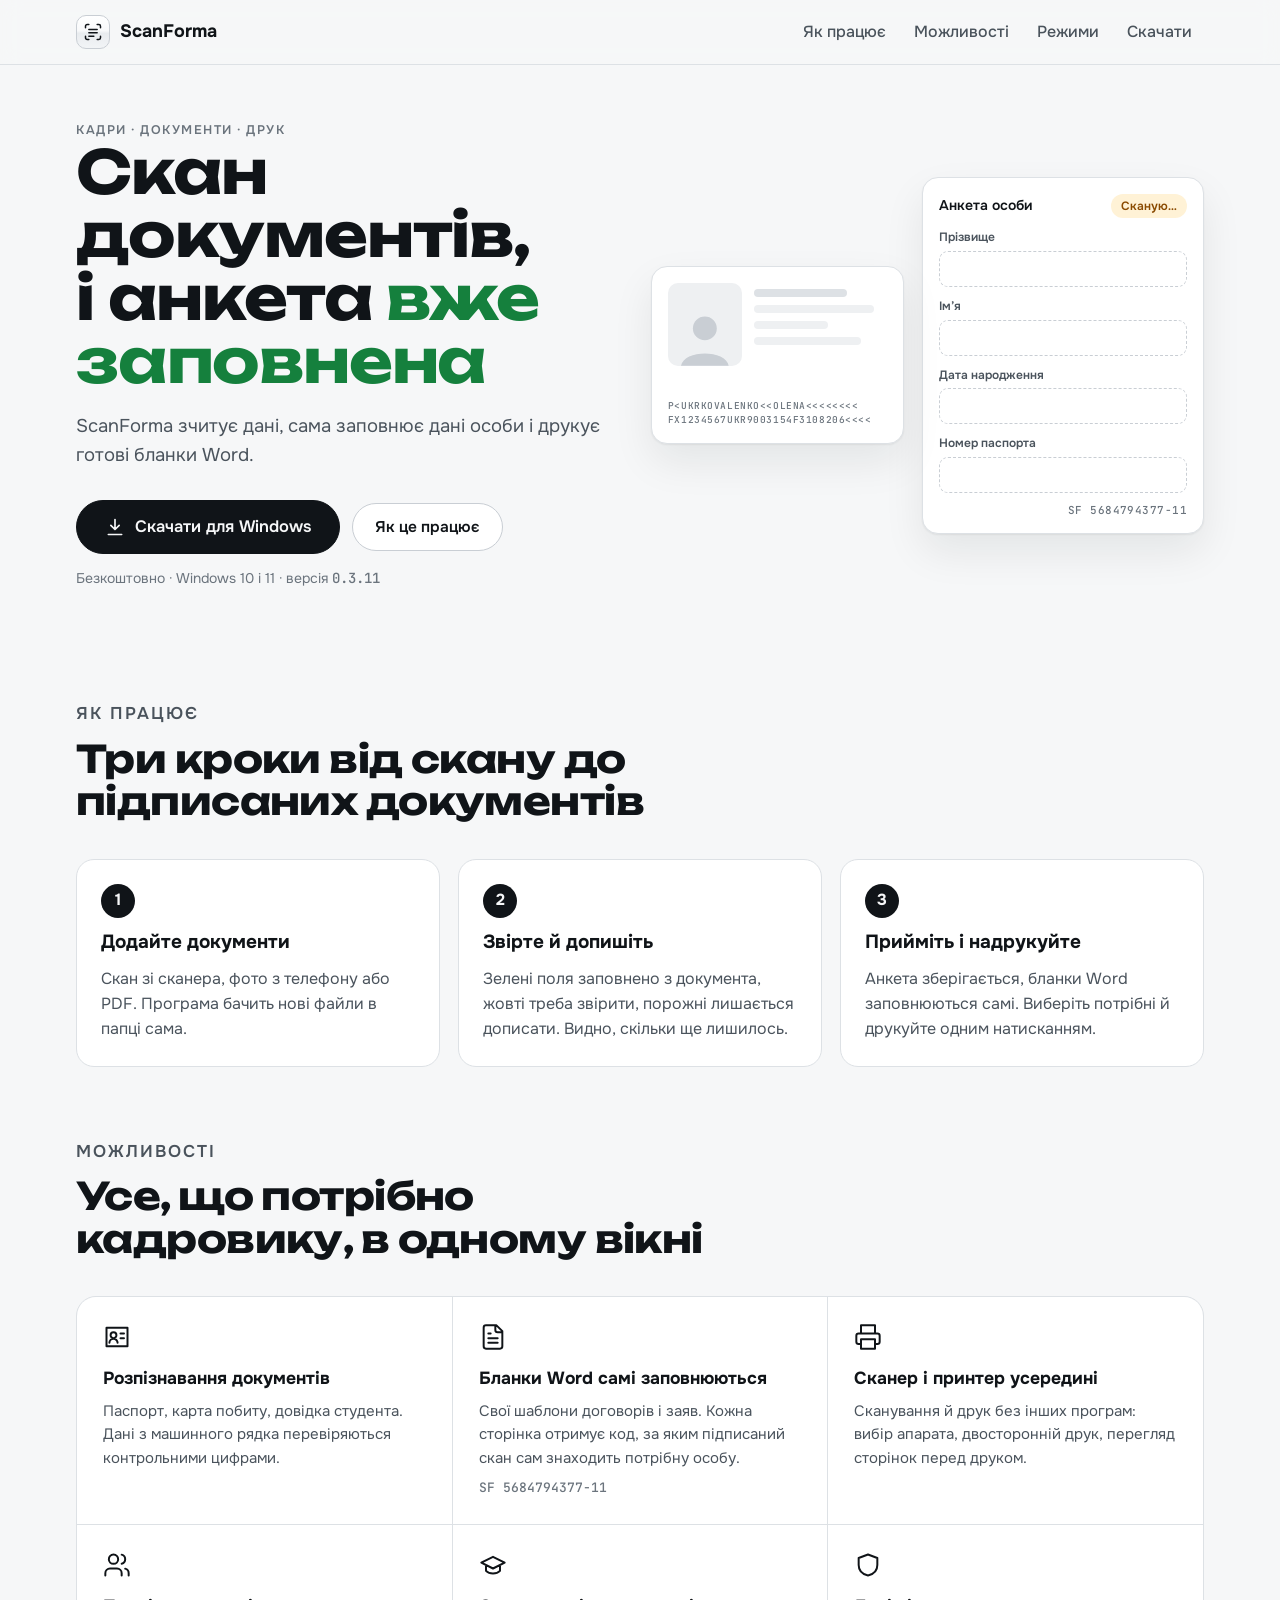
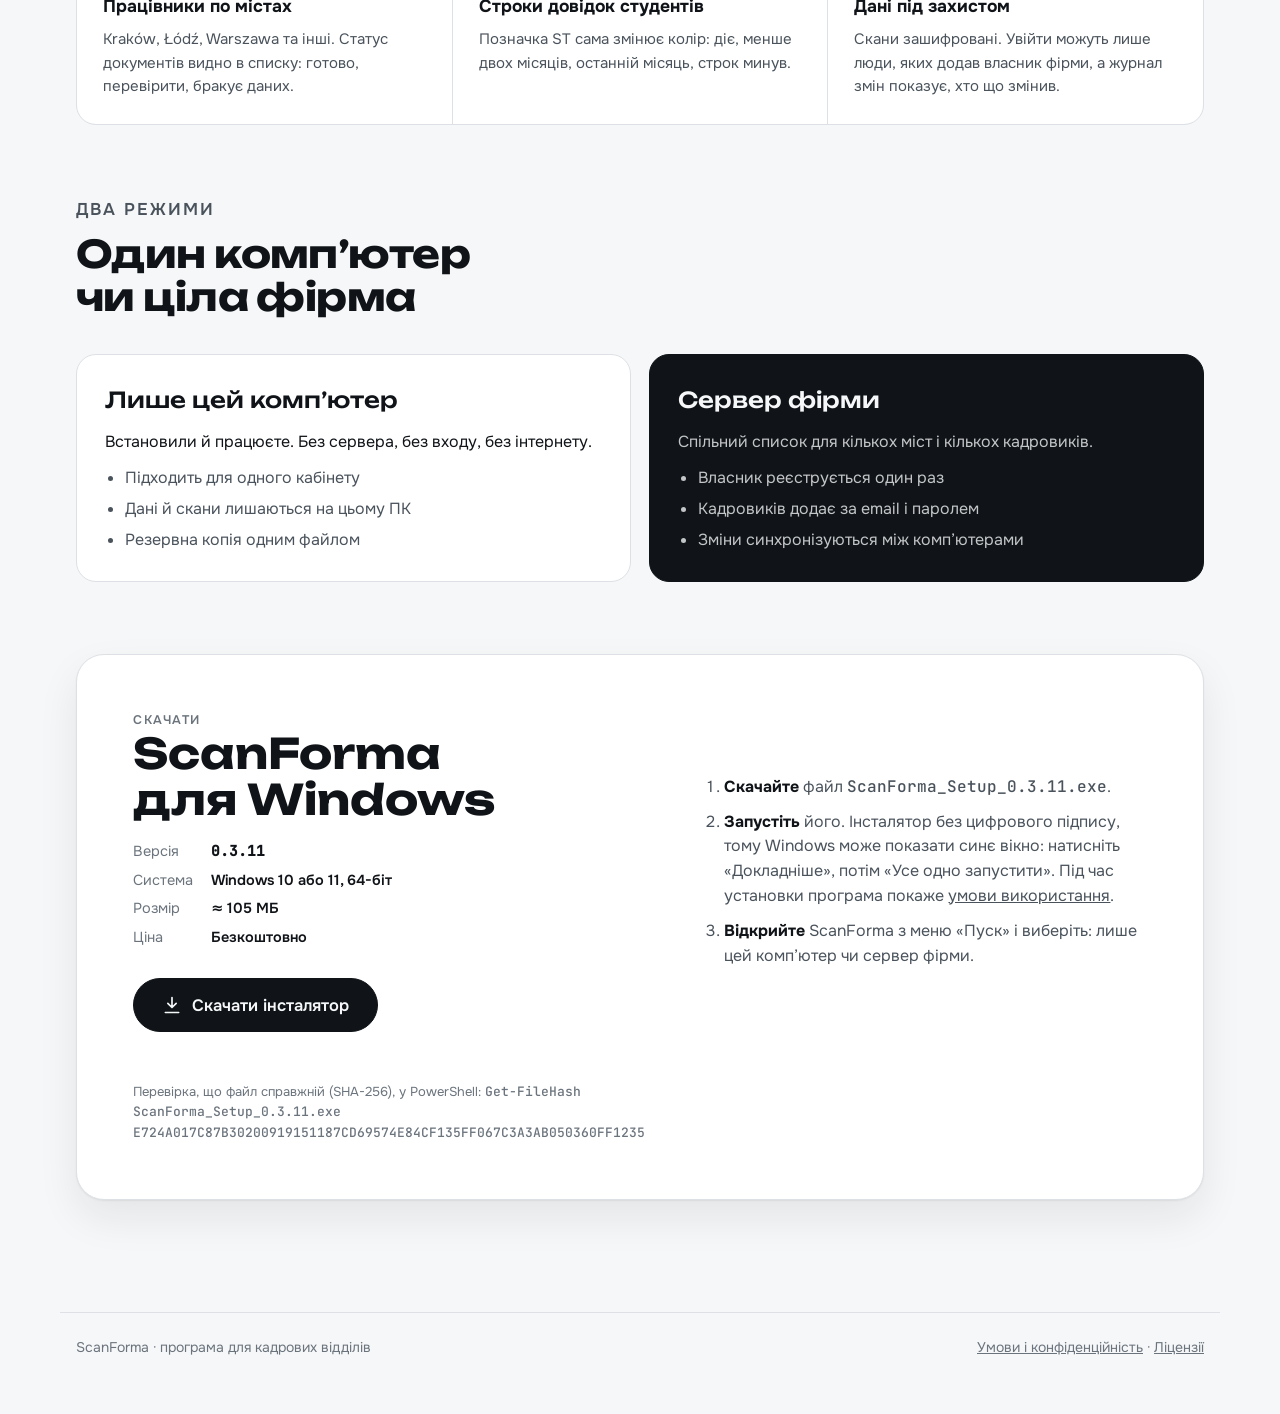
<file: index.html>
<!doctype html><html lang="uk"><meta charset="utf-8"><meta http-equiv="Content-Security-Policy" content="default-src 'self'; script-src 'self'; style-src 'self' 'unsafe-inline'; img-src 'self' data:; font-src 'self'; connect-src 'self'; object-src 'none'; base-uri 'none'; form-action 'none'"><meta name="referrer" content="strict-origin-when-cross-origin"><meta name="viewport" content="width=device-width,initial-scale=1,viewport-fit=cover"><style>body{margin:0}</style>
<title>ScanForma для Windows</title>
<meta name="claude:viewport-fit-sides" content="cover">
<link rel="stylesheet" href="fonts/fonts.css">
<style>
/* Розкладка: широкий герой з живим демо (скан → анкета), далі три кроки, можливості, два режими, завантаження. */
:root{
  --bg:#F6F7F8; --surface:#FFFFFF; --soft:#EEF0F2; --line:#DDE1E5; --line2:#C9CED4;
  --ink:#101418; --ink2:#4A535C; --ink3:#6B747D;
  --ok:#15803D; --okbg:#E3F3E8; --okline:#8FCBA3;
  --warn:#8A4A00; --warnbg:#FFF2D6; --warnline:#E9BC64;
  --beam:#22A05B;
  --glass:linear-gradient(180deg,#FFFFFF 0%,#F8F9FA 46%,#E9ECEF 54%,#F2F4F6 100%);
  --shadow:0 1px 2px rgba(16,20,24,.06),0 18px 40px rgba(16,20,24,.08);
  --f-display:"Unbounded","Segoe UI",system-ui,sans-serif;
  --f-body:"Onest","Segoe UI",system-ui,sans-serif;
  --f-mono:"JetBrains Mono",Consolas,ui-monospace,monospace;
}
@media (prefers-color-scheme: dark){:root:not([data-theme="light"]){
  --bg:#0F1215; --surface:#171B20; --soft:#1E2329; --line:#2A3038; --line2:#39414B;
  --ink:#EEF1F4; --ink2:#B3BBC4; --ink3:#8F98A2;
  --ok:#5FD08A; --okbg:#173325; --okline:#2F6E47;
  --warn:#F2C374; --warnbg:#33270F; --warnline:#7A5A1C;
  --beam:#4ADE80;
  --glass:linear-gradient(180deg,#2A3038 0%,#232930 46%,#1C2127 54%,#20262C 100%);
  --shadow:0 1px 2px rgba(0,0,0,.4),0 18px 40px rgba(0,0,0,.35);
  color-scheme:dark}}
:root[data-theme="dark"]{
  --bg:#0F1215; --surface:#171B20; --soft:#1E2329; --line:#2A3038; --line2:#39414B;
  --ink:#EEF1F4; --ink2:#B3BBC4; --ink3:#8F98A2;
  --ok:#5FD08A; --okbg:#173325; --okline:#2F6E47;
  --warn:#F2C374; --warnbg:#33270F; --warnline:#7A5A1C;
  --beam:#4ADE80;
  --glass:linear-gradient(180deg,#2A3038 0%,#232930 46%,#1C2127 54%,#20262C 100%);
  --shadow:0 1px 2px rgba(0,0,0,.4),0 18px 40px rgba(0,0,0,.35);
  color-scheme:dark}

*,*::before,*::after{box-sizing:border-box}
body{background:var(--bg);color:var(--ink);font-family:var(--f-body);font-size:16px;line-height:1.55}
.wrap{max-width:1160px;margin:0 auto;padding-left:max(16px,env(safe-area-inset-left,0px));padding-right:max(16px,env(safe-area-inset-right,0px))}
h1,h2,h3{text-wrap:balance;margin:0}
p{margin:0}
a{color:inherit}
:focus-visible{outline:2px solid var(--ink);outline-offset:3px;border-radius:8px}
.mono{font-family:var(--f-mono);font-variant-numeric:tabular-nums}
.eyebrow{font-size:12.5px;font-weight:600;letter-spacing:.12em;text-transform:uppercase;color:var(--ink3)}

/* шапка */
.bar{position:sticky;top:env(safe-area-inset-top,0px);z-index:5;background:color-mix(in srgb,var(--bg) 88%,transparent);backdrop-filter:blur(10px);border-bottom:1px solid var(--line)}
body::before{content:"";position:fixed;inset:0 0 auto;height:env(safe-area-inset-top,0px);z-index:10;background:var(--bg)}
.bar .wrap{display:flex;align-items:center;gap:16px;min-height:64px}
.logo{display:flex;align-items:center;gap:10px;font-weight:700;font-size:18px;text-decoration:none}
.mark{width:34px;height:34px;border-radius:10px;background:var(--glass);border:1px solid var(--line2);display:grid;place-items:center}
.mark svg{width:20px;height:20px}
.bar nav{display:flex;gap:4px;margin-left:auto;flex-wrap:wrap}
.bar nav a{padding:8px 12px;border-radius:999px;text-decoration:none;color:var(--ink2);font-weight:500}
.bar nav a:hover{background:var(--soft);color:var(--ink)}

/* кнопки */
.btn{display:inline-flex;align-items:center;justify-content:center;gap:10px;min-height:48px;padding:0 22px;border-radius:999px;border:1px solid var(--line2);background:var(--surface);color:var(--ink);font:600 15.5px var(--f-body);text-decoration:none;cursor:pointer;transition:transform .15s ease,box-shadow .15s ease}
.btn:hover{transform:translateY(-1px);box-shadow:var(--shadow)}
.btn.pri{background:var(--ink);color:var(--bg);border-color:var(--ink);min-height:54px;padding:0 28px;font-size:16.5px}
.btn svg{width:20px;height:20px}

/* герой */
.hero{padding-block:56px 40px}
.hero .wrap{display:grid;grid-template-columns:minmax(0,1fr) minmax(0,1.05fr);gap:48px;align-items:center}
.hero h1{font-family:var(--f-display);font-weight:700;font-size:clamp(34px,5.2vw,60px);line-height:1.05;letter-spacing:-.02em}
.hero h1 em{font-style:normal;color:var(--ok)}
.lead{margin-top:20px;font-size:18.5px;color:var(--ink2);max-width:34em}
.cta{display:flex;flex-wrap:wrap;gap:12px;margin-top:30px;align-items:center}
.meta{margin-top:14px;color:var(--ink3);font-size:14px}

/* демо: скан паспорта → анкета */
.demo{position:relative;display:grid;grid-template-columns:minmax(0,.9fr) minmax(0,1fr);gap:18px;align-items:center}
.pass{position:relative;aspect-ratio:1.42;max-width:100%;border-radius:16px;background:var(--surface);border:1px solid var(--line);box-shadow:var(--shadow);padding:16px;display:grid;grid-template-columns:34% 1fr;gap:12px;overflow:hidden}
.photo{border-radius:10px;background:var(--soft);display:grid;place-items:end center;overflow:hidden}
.photo svg{width:80%;height:auto;color:var(--line2)}
.plines{display:flex;flex-direction:column;gap:8px;padding-top:6px}
.plines i{display:block;height:8px;border-radius:4px;background:var(--soft)}
.plines i:nth-child(1){width:70%;background:var(--line)}
.plines i:nth-child(2){width:90%}.plines i:nth-child(3){width:55%}.plines i:nth-child(4){width:80%}
.mrz{grid-column:1/-1;align-self:end;font:500 9.5px/1.5 var(--f-mono);color:var(--ink3);letter-spacing:.06em;white-space:nowrap;overflow:hidden}
.corners{position:absolute;inset:-10px;pointer-events:none}
.corners b{position:absolute;width:26px;height:26px;border:3px solid var(--ink);opacity:.7}
.corners b:nth-child(1){top:0;left:0;border-right:0;border-bottom:0;border-radius:8px 0 0 0}
.corners b:nth-child(2){top:0;right:0;border-left:0;border-bottom:0;border-radius:0 8px 0 0}
.corners b:nth-child(3){bottom:0;left:0;border-right:0;border-top:0;border-radius:0 0 0 8px}
.corners b:nth-child(4){bottom:0;right:0;border-left:0;border-top:0;border-radius:0 0 8px 0}
.beam{position:absolute;left:0;right:0;top:50%;height:3px;border-radius:2px;background:var(--beam);box-shadow:0 0 18px 4px color-mix(in srgb,var(--beam) 55%,transparent);opacity:0}
.run .beam{animation:beam 1.6s ease-in-out 1}
@keyframes beam{0%{top:4%;opacity:0}10%{opacity:1}90%{opacity:1}100%{top:96%;opacity:0}}

.form{background:var(--surface);border:1px solid var(--line);border-radius:16px;box-shadow:var(--shadow);padding:16px;display:flex;flex-direction:column;gap:10px;min-width:0}
.form h3{font-size:14px;font-weight:600;display:flex;align-items:center;gap:8px}
.form h3 .tag{margin-left:auto}
.fld{display:flex;flex-direction:column;gap:4px}
.fld label{display:flex;justify-content:space-between;font-size:12px;font-weight:600;color:var(--ink2)}
.fld label span{color:var(--ok);font-weight:600;transition:opacity .3s}
.box{min-height:36px;display:flex;align-items:center;padding:0 12px;border-radius:9px;border:1px solid var(--okline);background:color-mix(in srgb,var(--okbg) 45%,var(--surface));font-weight:600;font-size:14.5px;white-space:nowrap;overflow:hidden;transition:border-color .35s,background-color .35s}
.box.wait{border:1.5px dashed var(--line2);background:var(--surface)}
.box.wait + * {}
.fld.wait label span{opacity:0}
.caret{display:inline-block;width:2px;height:1.05em;background:var(--ink);margin-left:2px;vertical-align:-2px;animation:blink 1s steps(1) infinite}
@keyframes blink{50%{opacity:0}}
.tag{display:inline-flex;align-items:center;gap:6px;padding:3px 10px;border-radius:999px;font-size:12px;font-weight:600;background:var(--okbg);color:var(--ok);white-space:nowrap}
.tag.warn{background:var(--warnbg);color:var(--warn)}
.sf{align-self:flex-end;font:500 11px var(--f-mono);color:var(--ink3);letter-spacing:.04em}

/* секції */
section.block{padding-block:72px}
.sec-head{display:flex;flex-direction:column;gap:10px;max-width:640px;margin-bottom:36px}
.sec-head h2{font-family:var(--f-display);font-weight:700;font-size:clamp(26px,3.4vw,38px);line-height:1.12;letter-spacing:-.015em}
.sec-head p{color:var(--ink2);font-size:17px}

.steps{display:grid;grid-template-columns:repeat(3,minmax(0,1fr));gap:18px;counter-reset:s}
.step{position:relative;background:var(--surface);border:1px solid var(--line);border-radius:18px;padding:24px;display:flex;flex-direction:column;gap:10px}
.step .n{width:34px;height:34px;border-radius:50%;display:grid;place-items:center;font-weight:700;background:var(--ink);color:var(--bg)}
.step h3{font-size:19px}
.step p{color:var(--ink2)}

.feats{display:grid;grid-template-columns:repeat(3,minmax(0,1fr));gap:1px;background:var(--line);border:1px solid var(--line);border-radius:20px;overflow:hidden}
.feat{background:var(--surface);padding:26px;display:flex;flex-direction:column;gap:8px;min-width:0}
.feat svg{width:28px;height:28px;color:var(--ink);margin-bottom:6px}
.feat h3{font-size:17.5px}
.feat p{color:var(--ink2);font-size:15px}
.feat .mono{font-size:13px;color:var(--ink3)}

.modes{display:grid;grid-template-columns:repeat(2,minmax(0,1fr));gap:18px}
.mode{border-radius:20px;padding:28px;border:1px solid var(--line);background:var(--surface);display:flex;flex-direction:column;gap:12px}
.mode.dark{background:var(--ink);color:var(--bg);border-color:var(--ink)}
.mode.dark p,.mode.dark li{color:color-mix(in srgb,var(--bg) 78%,var(--ink))}
.mode h3{font-size:22px;font-family:var(--f-display);font-weight:500}
.mode ul{margin:0;padding-left:20px;display:flex;flex-direction:column;gap:6px;color:var(--ink2)}

.dl{border-radius:28px;background:var(--surface);border:1px solid var(--line);box-shadow:var(--shadow);padding:clamp(24px,5vw,56px);display:grid;grid-template-columns:minmax(0,1.2fr) minmax(0,1fr);gap:36px;align-items:center}
.dl h2{font-family:var(--f-display);font-weight:700;font-size:clamp(28px,3.6vw,42px);line-height:1.1}
.dl ol{margin:0;padding-left:22px;display:flex;flex-direction:column;gap:10px;color:var(--ink2)}
.dl ol b{color:var(--ink)}
.dl .sum{margin:14px 0 0;font-size:13px;color:var(--ink3);overflow-wrap:anywhere}
.spec{display:grid;grid-template-columns:auto 1fr;gap:6px 18px;font-size:14.5px;margin-top:18px}
.spec dt{color:var(--ink3)}.spec dd{margin:0;font-weight:600}

footer{padding-block:40px 56px;color:var(--ink3);font-size:14px}
footer .wrap{display:flex;flex-wrap:wrap;gap:12px 24px;justify-content:space-between;border-top:1px solid var(--line);padding-top:24px}

@media (max-width:900px){
  .hero .wrap,.dl{grid-template-columns:1fr}
  .steps,.feats{grid-template-columns:1fr 1fr}
}
@media (max-width:620px){
  .demo{grid-template-columns:1fr}
  .steps,.feats,.modes{grid-template-columns:1fr}
  .bar nav{display:none}
  section.block{padding-block:52px}
}
@media (prefers-reduced-motion:reduce){*{animation:none!important;transition:none!important}}
</style>

<header class="bar">
  <div class="wrap">
    <a class="logo" href="#top"><span class="mark"><svg viewBox="0 0 24 24" fill="none" stroke="currentColor" stroke-width="1.8" stroke-linecap="round" stroke-linejoin="round" aria-hidden="true"><path d="M3 7V5a2 2 0 0 1 2-2h2M17 3h2a2 2 0 0 1 2 2v2M21 17v2a2 2 0 0 1-2 2h-2M7 21H5a2 2 0 0 1-2-2v-2M7 9h10M7 13h10M7 17h6"/></svg></span>ScanForma</a>
    <nav aria-label="Розділи">
      <a href="#how">Як працює</a><a href="#features">Можливості</a><a href="#modes">Режими</a><a href="#download">Скачати</a>
    </nav>
  </div>
</header>

<main id="top">
  <section class="hero">
    <div class="wrap">
      <div>
        <p class="eyebrow">Кадри · документи · друк</p>
        <h1>Скан документів, і анкета <em>вже заповнена</em></h1>
        <p class="lead">ScanForma зчитує дані, сама заповнює дані особи і друкує готові бланки Word.</p>
        <div class="cta">
          <a class="btn pri" id="dl-hero" href="#download"><svg viewBox="0 0 24 24" fill="none" stroke="currentColor" stroke-width="2" stroke-linecap="round" stroke-linejoin="round" aria-hidden="true"><path d="M12 3v12M7 10l5 5 5-5M4 21h16"/></svg>Скачати для Windows</a>
          <a class="btn" href="#how">Як це працює</a>
        </div>
        <p class="meta">Безкоштовно · Windows 10 і 11 · версія <span class="mono">0.3.11</span></p>
      </div>

      <div class="demo" id="demo" aria-label="Приклад: програма сканує документ і заповнює анкету">
        <div class="pass" aria-hidden="true">
          <div class="photo"><svg viewBox="0 0 40 40" fill="currentColor"><circle cx="20" cy="15" r="8"/><path d="M4 40c2-11 30-11 32 0z"/></svg></div>
          <div class="plines"><i></i><i></i><i></i><i></i></div>
          <div class="mrz">P&lt;UKRKOVALENKO&lt;&lt;OLENA&lt;&lt;&lt;&lt;&lt;&lt;&lt;&lt;<br>FX1234567UKR9003154F3108206&lt;&lt;&lt;&lt;</div>
          <div class="beam"></div>
          <div class="corners"><b></b><b></b><b></b><b></b></div>
        </div>
        <div class="form">
          <h3>Анкета особи <span class="tag" id="demo-tag">✓ з документів</span></h3>
          <div class="fld"><label>Прізвище <span>✓ документ</span></label><div class="box" data-v="KOVALENKO">KOVALENKO</div></div>
          <div class="fld"><label>Ім’я <span>✓ документ</span></label><div class="box" data-v="OLENA">OLENA</div></div>
          <div class="fld"><label>Дата народження <span>✓ документ</span></label><div class="box mono" data-v="15.03.1990">15.03.1990</div></div>
          <div class="fld"><label>Номер паспорта <span>✓ документ</span></label><div class="box mono" data-v="FX1234567">FX1234567</div></div>
          <span class="sf">SF 5684794377-11</span>
        </div>
      </div>
    </div>
  </section>

  <section class="block" id="how">
    <div class="wrap">
      <div class="sec-head">
        <p class="eyebrow">Як працює</p>
        <h2>Три кроки від скану до підписаних документів</h2>
      </div>
      <div class="steps">
        <div class="step"><span class="n">1</span><h3>Додайте документи</h3><p>Скан зі сканера, фото з телефону або PDF. Програма бачить нові файли в папці сама.</p></div>
        <div class="step"><span class="n">2</span><h3>Звірте й допишіть</h3><p>Зелені поля заповнено з документа, жовті треба звірити, порожні лишається дописати. Видно, скільки ще лишилось.</p></div>
        <div class="step"><span class="n">3</span><h3>Прийміть і надрукуйте</h3><p>Анкета зберігається, бланки Word заповнюються самі. Виберіть потрібні й друкуйте одним натисканням.</p></div>
      </div>
    </div>
  </section>

  <section class="block" id="features" style="padding-top:0">
    <div class="wrap">
      <div class="sec-head">
        <p class="eyebrow">Можливості</p>
        <h2>Усе, що потрібно кадровику, в одному вікні</h2>
      </div>
      <div class="feats">
        <div class="feat"><svg viewBox="0 0 24 24" fill="none" stroke="currentColor" stroke-width="1.7" stroke-linecap="round" stroke-linejoin="round" aria-hidden="true"><path d="M3 4h18v16H3zM9 8a2.5 2.5 0 1 0 0 5a2.5 2.5 0 1 0 0-5M5.5 17a3.5 3.5 0 0 1 7 0M15 9h3M15 13h3"/></svg><h3>Розпізнавання документів</h3><p>Паспорт, карта побиту, довідка студента. Дані з машинного рядка перевіряються контрольними цифрами.</p></div>
        <div class="feat"><svg viewBox="0 0 24 24" fill="none" stroke="currentColor" stroke-width="1.7" stroke-linecap="round" stroke-linejoin="round" aria-hidden="true"><path d="M15 2H6a2 2 0 0 0-2 2v16a2 2 0 0 0 2 2h12a2 2 0 0 0 2-2V7zM14 2v4a2 2 0 0 0 2 2h4M16 13H8M16 17H8M10 9H8"/></svg><h3>Бланки Word самі заповнюються</h3><p>Свої шаблони договорів і заяв. Кожна сторінка отримує код, за яким підписаний скан сам знаходить потрібну особу.</p><p class="mono">SF 5684794377-11</p></div>
        <div class="feat"><svg viewBox="0 0 24 24" fill="none" stroke="currentColor" stroke-width="1.7" stroke-linecap="round" stroke-linejoin="round" aria-hidden="true"><path d="M6 9V2h12v7M6 18H4a2 2 0 0 1-2-2v-5a2 2 0 0 1 2-2h16a2 2 0 0 1 2 2v5a2 2 0 0 1-2 2h-2M6 14h12v8H6z"/></svg><h3>Сканер і принтер усередині</h3><p>Сканування й друк без інших програм: вибір апарата, двосторонній друк, перегляд сторінок перед друком.</p></div>
        <div class="feat"><svg viewBox="0 0 24 24" fill="none" stroke="currentColor" stroke-width="1.7" stroke-linecap="round" stroke-linejoin="round" aria-hidden="true"><path d="M16 21v-2a4 4 0 0 0-4-4H6a4 4 0 0 0-4 4v2M9 3a4 4 0 1 0 0 8a4 4 0 1 0 0-8M22 21v-2a4 4 0 0 0-3-3.87M16 3.13a4 4 0 0 1 0 7.75"/></svg><h3>Працівники по містах</h3><p>Kraków, Łódź, Warszawa та інші. Статус документів видно в списку: готово, перевірити, бракує даних.</p></div>
        <div class="feat"><svg viewBox="0 0 24 24" fill="none" stroke="currentColor" stroke-width="1.7" stroke-linecap="round" stroke-linejoin="round" aria-hidden="true"><path d="M22 10 12 5 2 10l10 5 10-5zM6 12v5c3 3 9 3 12 0v-5"/></svg><h3>Строки довідок студентів</h3><p>Позначка ST сама змінює колір: діє, менше двох місяців, останній місяць, строк минув.</p></div>
        <div class="feat"><svg viewBox="0 0 24 24" fill="none" stroke="currentColor" stroke-width="1.7" stroke-linecap="round" stroke-linejoin="round" aria-hidden="true"><path d="M12 3l8 3v6c0 5-3.5 8-8 9-4.5-1-8-4-8-9V6z"/></svg><h3>Дані під захистом</h3><p>Скани зашифровані. Увійти можуть лише люди, яких додав власник фірми, а журнал змін показує, хто що змінив.</p></div>
      </div>
    </div>
  </section>

  <section class="block" id="modes" style="padding-top:0">
    <div class="wrap">
      <div class="sec-head">
        <p class="eyebrow">Два режими</p>
        <h2>Один комп’ютер чи ціла фірма</h2>
      </div>
      <div class="modes">
        <div class="mode">
          <h3>Лише цей комп’ютер</h3>
          <p>Встановили й працюєте. Без сервера, без входу, без інтернету.</p>
          <ul><li>Підходить для одного кабінету</li><li>Дані й скани лишаються на цьому ПК</li><li>Резервна копія одним файлом</li></ul>
        </div>
        <div class="mode dark">
          <h3>Сервер фірми</h3>
          <p>Спільний список для кількох міст і кількох кадровиків.</p>
          <ul><li>Власник реєструється один раз</li><li>Кадровиків додає за email і паролем</li><li>Зміни синхронізуються між комп’ютерами</li></ul>
        </div>
      </div>
    </div>
  </section>

  <section class="block" id="download" style="padding-top:0">
    <div class="wrap">
      <div class="dl">
        <div>
          <p class="eyebrow">Скачати</p>
          <h2>ScanForma для Windows</h2>
          <dl class="spec">
            <dt>Версія</dt><dd class="mono">0.3.11</dd>
            <dt>Система</dt><dd>Windows 10 або 11, 64-біт</dd>
            <dt>Розмір</dt><dd>≈ 105 МБ</dd>
            <dt>Ціна</dt><dd>Безкоштовно</dd>
          </dl>
          <div class="cta"><a class="btn pri" id="dl-main" href="#download"><svg viewBox="0 0 24 24" fill="none" stroke="currentColor" stroke-width="2" stroke-linecap="round" stroke-linejoin="round" aria-hidden="true"><path d="M12 3v12M7 10l5 5 5-5M4 21h16"/></svg>Скачати інсталятор</a></div>
        </div>
        <ol>
          <li><b>Скачайте</b> файл <span class="mono">ScanForma_Setup_0.3.11.exe</span>.</li>
          <li><b>Запустіть</b> його. Інсталятор без цифрового підпису, тому Windows може показати синє вікно: натисніть «Докладніше», потім «Усе одно запустити». Під час установки програма покаже <a href="legal.html">умови використання</a>.</li>
          <li><b>Відкрийте</b> ScanForma з меню «Пуск» і виберіть: лише цей комп’ютер чи сервер фірми.</li>
        </ol>
        <p class="sum">Перевірка, що файл справжній (SHA-256), у PowerShell: <span class="mono">Get-FileHash ScanForma_Setup_0.3.11.exe</span><br>
          <span class="mono">E724A017C87B30200919151187CD69574E84CF135FF067C3A3AB050360FF1235</span></p>
      </div>
    </div>
  </section>
</main>

<footer>
  <div class="wrap">
    <span>ScanForma · програма для кадрових відділів</span>
    <span><a href="legal.html">Умови і конфіденційність</a> · <a href="THIRD-PARTY-NOTICES.txt">Ліцензії</a></span>
  </div>
</footer>

<script src="site.js"></script>
</file>
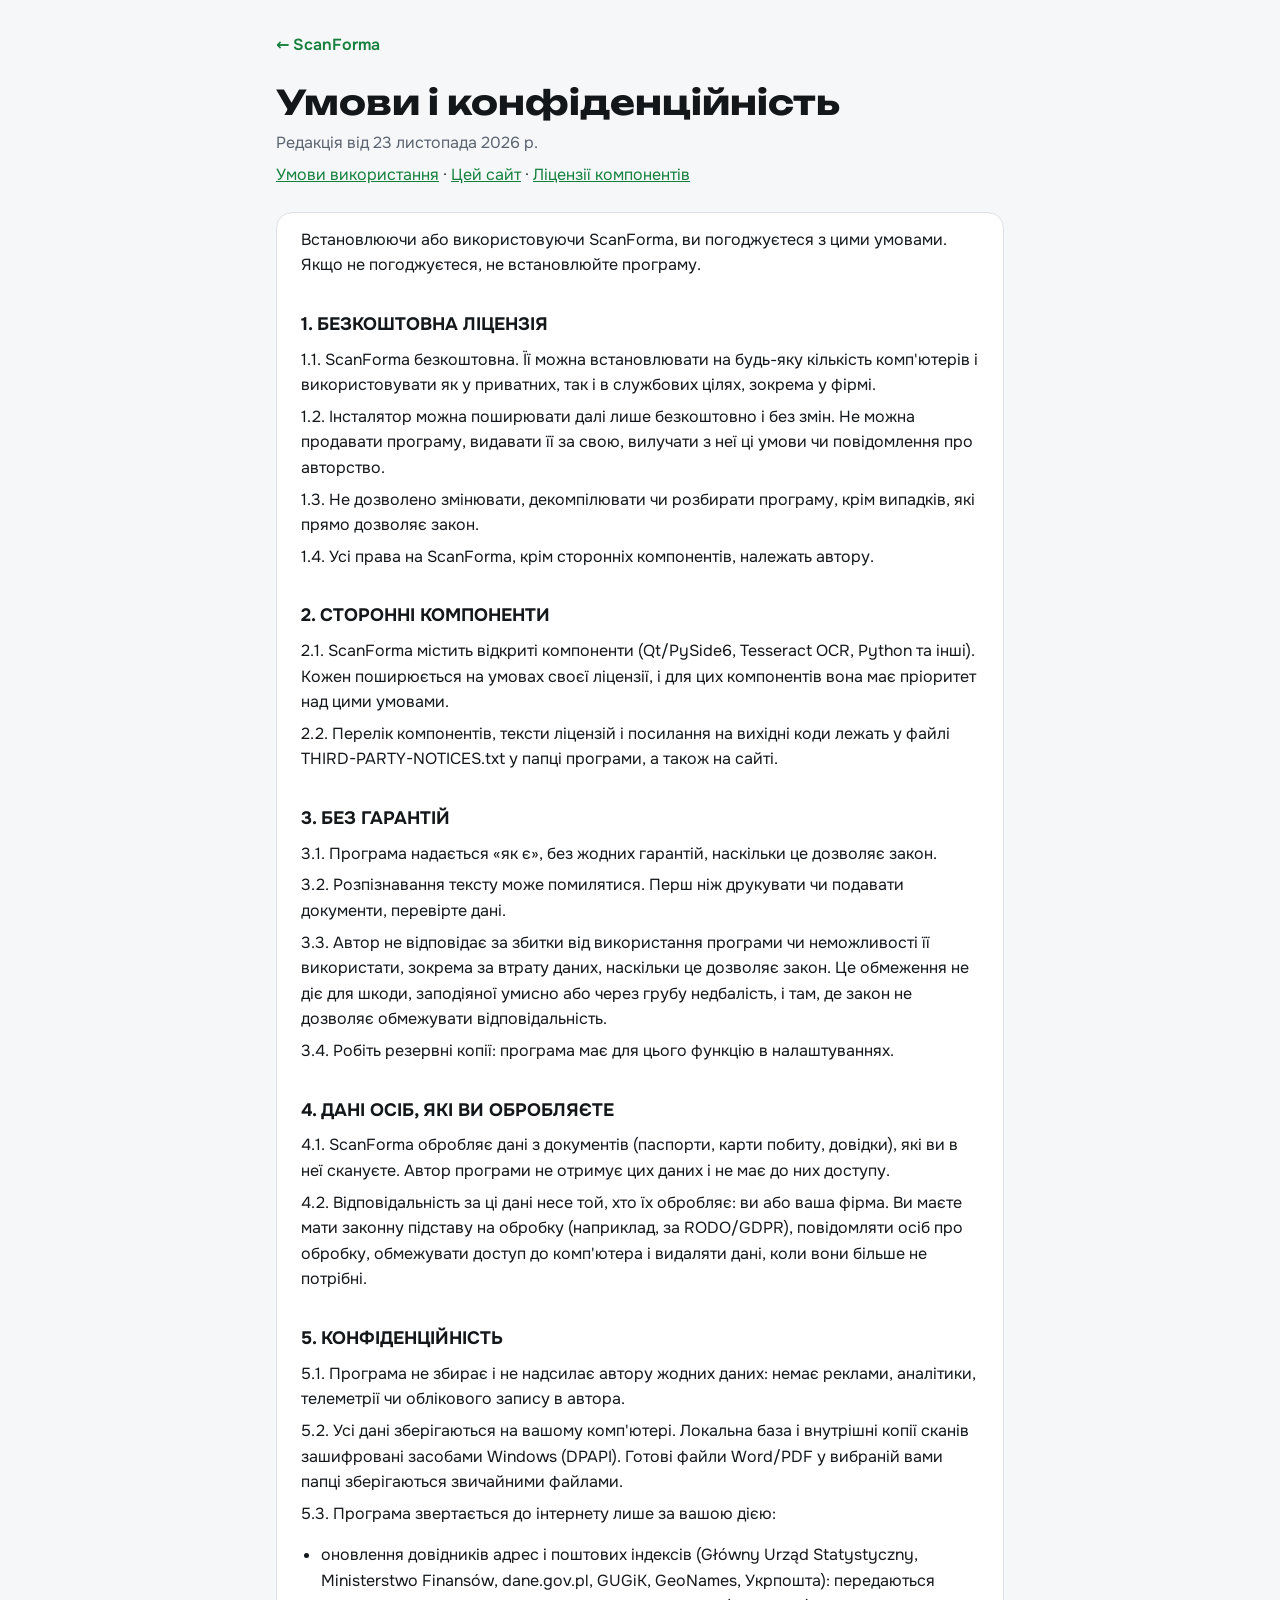
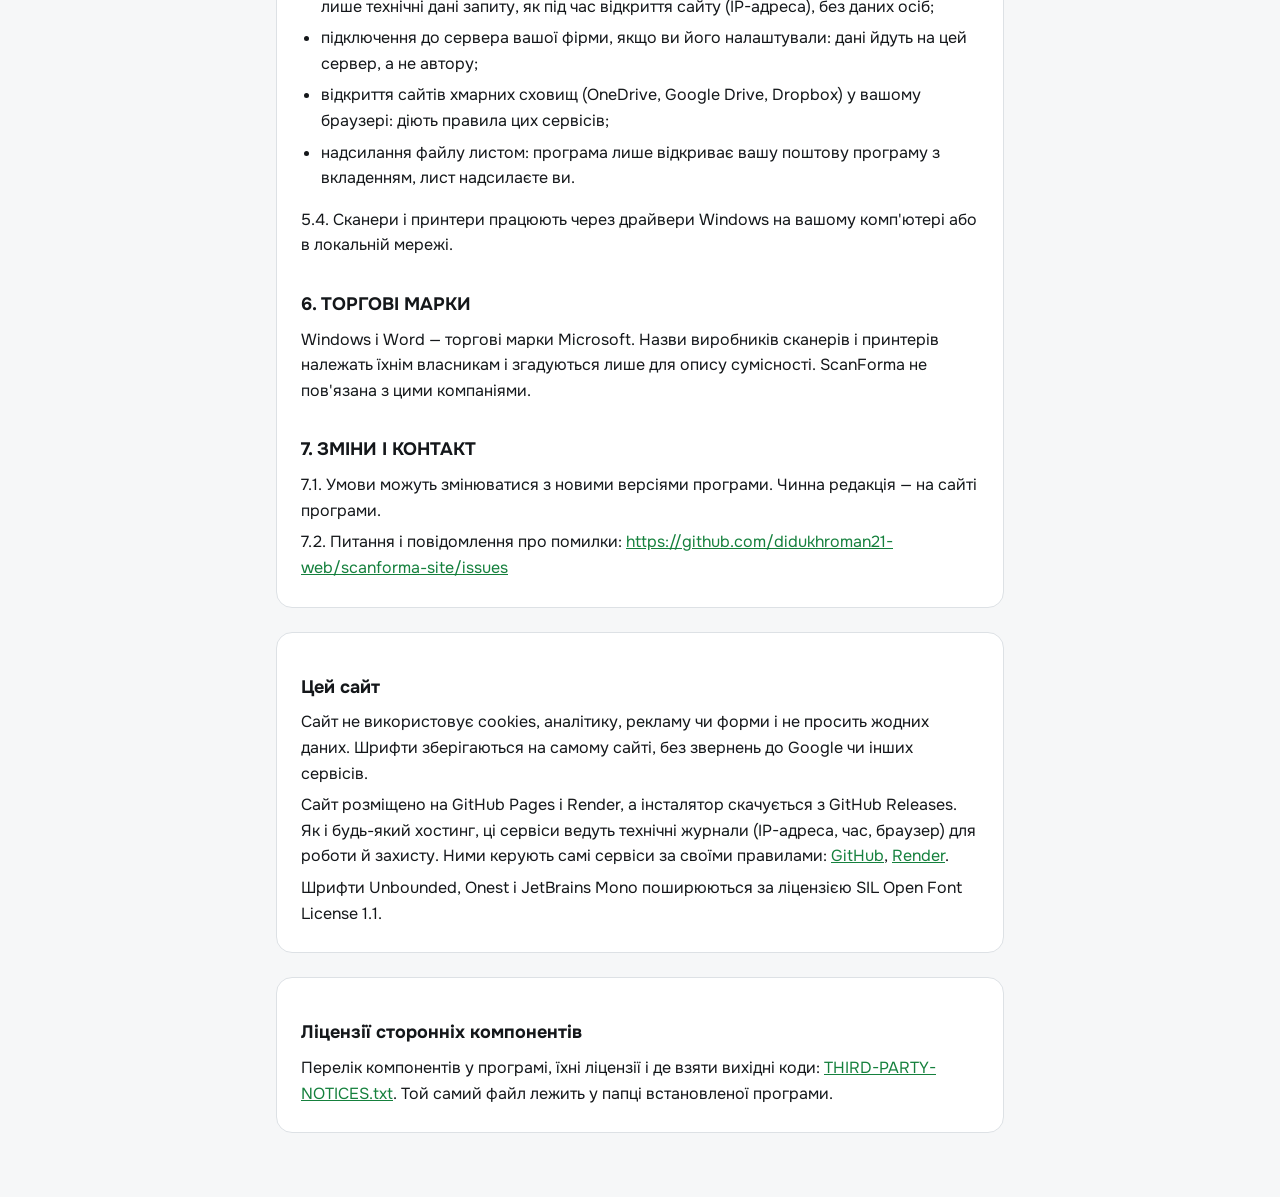
<file: legal.html>
<!doctype html>
<html lang="uk">
<meta charset="utf-8"><meta http-equiv="Content-Security-Policy" content="default-src 'self'; script-src 'self'; style-src 'self' 'unsafe-inline'; img-src 'self' data:; font-src 'self'; connect-src 'self'; object-src 'none'; base-uri 'none'; form-action 'none'"><meta name="referrer" content="strict-origin-when-cross-origin">
<meta name="viewport" content="width=device-width,initial-scale=1">
<title>Умови і конфіденційність · ScanForma</title>
<link rel="stylesheet" href="fonts/fonts.css">
<style>
:root{--bg:#F6F7F8;--surface:#FFFFFF;--ink:#14171A;--muted:#5B6470;--line:#DDE1E5;--ok:#15803D}
@media (prefers-color-scheme:dark){:root{--bg:#0F1215;--surface:#171B20;--ink:#EEF1F4;--muted:#9AA3AD;--line:#2A3038;--ok:#5FD08A}}
*{box-sizing:border-box}
body{margin:0;background:var(--bg);color:var(--ink);font:16px/1.6 Onest,system-ui,sans-serif}
.wrap{max-width:760px;margin:0 auto;padding:32px 16px 64px}
a{color:var(--ok)}
.back{display:inline-block;margin-bottom:24px;font-weight:600;text-decoration:none}
h1{font-family:Unbounded,system-ui,sans-serif;font-size:clamp(24px,5vw,34px);line-height:1.2;margin:0 0 8px}
h2{font-size:18px;margin:32px 0 8px}
.card{background:var(--surface);border:1px solid var(--line);border-radius:16px;padding:8px 24px 20px;margin-top:24px}
p,li{margin:6px 0;overflow-wrap:anywhere}
.muted{color:var(--muted)}
ul{padding-left:20px}
</style>
<div class="wrap">
  <a class="back" href="./">← ScanForma</a>
  <h1>Умови і конфіденційність</h1>
  <p class="muted" id="ed">Завантаження…</p>
  <nav><a href="#terms">Умови використання</a> · <a href="#site">Цей сайт</a> · <a href="THIRD-PARTY-NOTICES.txt">Ліцензії компонентів</a></nav>

  <div class="card" id="terms"><p class="muted">Текст умов: <a href="TERMS.txt">TERMS.txt</a></p></div>

  <div class="card" id="site">
    <h2>Цей сайт</h2>
    <p>Сайт не використовує cookies, аналітику, рекламу чи форми і не просить жодних даних. Шрифти зберігаються на самому сайті, без звернень до Google чи інших сервісів.</p>
    <p>Сайт розміщено на GitHub Pages і Render, а інсталятор скачується з GitHub Releases. Як і будь-який хостинг, ці сервіси ведуть технічні журнали (IP-адреса, час, браузер) для роботи й захисту. Ними керують самі сервіси за своїми правилами:
      <a href="https://docs.github.com/site-policy/privacy-policies/github-general-privacy-statement">GitHub</a>,
      <a href="https://render.com/privacy">Render</a>.</p>
    <p>Шрифти Unbounded, Onest і JetBrains Mono поширюються за ліцензією SIL Open Font License 1.1.</p>
  </div>

  <div class="card">
    <h2>Ліцензії сторонніх компонентів</h2>
    <p>Перелік компонентів у програмі, їхні ліцензії і де взяти вихідні коди: <a href="THIRD-PARTY-NOTICES.txt">THIRD-PARTY-NOTICES.txt</a>. Той самий файл лежить у папці встановленої програми.</p>
  </div>
</div>
<script src="legal.js"></script>
</file>
<file: fonts/fonts.css>
/* Unbounded, Onest, JetBrains Mono — SIL Open Font License 1.1. Локально, без запитів до Google. */
/* cyrillic-ext */
@font-face {
  font-family: 'JetBrains Mono';
  font-style: normal;
  font-weight: 500;
  font-display: swap;
  src: url(JetBrainsMono-cyrillic-ext-tDbY2o-f.woff2) format('woff2');
  unicode-range: U+0460-052F, U+1C80-1C8A, U+20B4, U+2DE0-2DFF, U+A640-A69F, U+FE2E-FE2F;
}
/* cyrillic */
@font-face {
  font-family: 'JetBrains Mono';
  font-style: normal;
  font-weight: 500;
  font-display: swap;
  src: url(JetBrainsMono-cyrillic-tDbY2o-f.woff2) format('woff2');
  unicode-range: U+0301, U+0400-045F, U+0490-0491, U+04B0-04B1, U+2116;
}
/* latin-ext */
@font-face {
  font-family: 'JetBrains Mono';
  font-style: normal;
  font-weight: 500;
  font-display: swap;
  src: url(JetBrainsMono-latin-ext-tDbY2o-f.woff2) format('woff2');
  unicode-range: U+0100-02BA, U+02BD-02C5, U+02C7-02CC, U+02CE-02D7, U+02DD-02FF, U+0304, U+0308, U+0329, U+1D00-1DBF, U+1E00-1E9F, U+1EF2-1EFF, U+2020, U+20A0-20AB, U+20AD-20C4, U+2113, U+2C60-2C7F, U+A720-A7FF;
}
/* latin */
@font-face {
  font-family: 'JetBrains Mono';
  font-style: normal;
  font-weight: 500;
  font-display: swap;
  src: url(JetBrainsMono-latin-tDbY2o-f.woff2) format('woff2');
  unicode-range: U+0000-00FF, U+0131, U+0152-0153, U+02BB-02BC, U+02C6, U+02DA, U+02DC, U+0304, U+0308, U+0329, U+2000-206F, U+20AC, U+2122, U+2191, U+2193, U+2212, U+2215, U+FEFF, U+FFFD;
}
/* cyrillic-ext */
@font-face {
  font-family: 'Onest';
  font-style: normal;
  font-weight: 400;
  font-display: swap;
  src: url(Onest-cyrillic-ext-gNMKW3F-.woff2) format('woff2');
  unicode-range: U+0460-052F, U+1C80-1C8A, U+20B4, U+2DE0-2DFF, U+A640-A69F, U+FE2E-FE2F;
}
/* cyrillic */
@font-face {
  font-family: 'Onest';
  font-style: normal;
  font-weight: 400;
  font-display: swap;
  src: url(Onest-cyrillic-gNMKW3F-.woff2) format('woff2');
  unicode-range: U+0301, U+0400-045F, U+0490-0491, U+04B0-04B1, U+2116;
}
/* latin-ext */
@font-face {
  font-family: 'Onest';
  font-style: normal;
  font-weight: 400;
  font-display: swap;
  src: url(Onest-latin-ext-gNMKW3F-.woff2) format('woff2');
  unicode-range: U+0100-02BA, U+02BD-02C5, U+02C7-02CC, U+02CE-02D7, U+02DD-02FF, U+0304, U+0308, U+0329, U+1D00-1DBF, U+1E00-1E9F, U+1EF2-1EFF, U+2020, U+20A0-20AB, U+20AD-20C4, U+2113, U+2C60-2C7F, U+A720-A7FF;
}
/* latin */
@font-face {
  font-family: 'Onest';
  font-style: normal;
  font-weight: 400;
  font-display: swap;
  src: url(Onest-latin-gNMKW3F-.woff2) format('woff2');
  unicode-range: U+0000-00FF, U+0131, U+0152-0153, U+02BB-02BC, U+02C6, U+02DA, U+02DC, U+0304, U+0308, U+0329, U+2000-206F, U+20AC, U+2122, U+2191, U+2193, U+2212, U+2215, U+FEFF, U+FFFD;
}
/* cyrillic-ext */
@font-face {
  font-family: 'Onest';
  font-style: normal;
  font-weight: 500;
  font-display: swap;
  src: url(Onest-cyrillic-ext-gNMKW3F-.woff2) format('woff2');
  unicode-range: U+0460-052F, U+1C80-1C8A, U+20B4, U+2DE0-2DFF, U+A640-A69F, U+FE2E-FE2F;
}
/* cyrillic */
@font-face {
  font-family: 'Onest';
  font-style: normal;
  font-weight: 500;
  font-display: swap;
  src: url(Onest-cyrillic-gNMKW3F-.woff2) format('woff2');
  unicode-range: U+0301, U+0400-045F, U+0490-0491, U+04B0-04B1, U+2116;
}
/* latin-ext */
@font-face {
  font-family: 'Onest';
  font-style: normal;
  font-weight: 500;
  font-display: swap;
  src: url(Onest-latin-ext-gNMKW3F-.woff2) format('woff2');
  unicode-range: U+0100-02BA, U+02BD-02C5, U+02C7-02CC, U+02CE-02D7, U+02DD-02FF, U+0304, U+0308, U+0329, U+1D00-1DBF, U+1E00-1E9F, U+1EF2-1EFF, U+2020, U+20A0-20AB, U+20AD-20C4, U+2113, U+2C60-2C7F, U+A720-A7FF;
}
/* latin */
@font-face {
  font-family: 'Onest';
  font-style: normal;
  font-weight: 500;
  font-display: swap;
  src: url(Onest-latin-gNMKW3F-.woff2) format('woff2');
  unicode-range: U+0000-00FF, U+0131, U+0152-0153, U+02BB-02BC, U+02C6, U+02DA, U+02DC, U+0304, U+0308, U+0329, U+2000-206F, U+20AC, U+2122, U+2191, U+2193, U+2212, U+2215, U+FEFF, U+FFFD;
}
/* cyrillic-ext */
@font-face {
  font-family: 'Onest';
  font-style: normal;
  font-weight: 600;
  font-display: swap;
  src: url(Onest-cyrillic-ext-gNMKW3F-.woff2) format('woff2');
  unicode-range: U+0460-052F, U+1C80-1C8A, U+20B4, U+2DE0-2DFF, U+A640-A69F, U+FE2E-FE2F;
}
/* cyrillic */
@font-face {
  font-family: 'Onest';
  font-style: normal;
  font-weight: 600;
  font-display: swap;
  src: url(Onest-cyrillic-gNMKW3F-.woff2) format('woff2');
  unicode-range: U+0301, U+0400-045F, U+0490-0491, U+04B0-04B1, U+2116;
}
/* latin-ext */
@font-face {
  font-family: 'Onest';
  font-style: normal;
  font-weight: 600;
  font-display: swap;
  src: url(Onest-latin-ext-gNMKW3F-.woff2) format('woff2');
  unicode-range: U+0100-02BA, U+02BD-02C5, U+02C7-02CC, U+02CE-02D7, U+02DD-02FF, U+0304, U+0308, U+0329, U+1D00-1DBF, U+1E00-1E9F, U+1EF2-1EFF, U+2020, U+20A0-20AB, U+20AD-20C4, U+2113, U+2C60-2C7F, U+A720-A7FF;
}
/* latin */
@font-face {
  font-family: 'Onest';
  font-style: normal;
  font-weight: 600;
  font-display: swap;
  src: url(Onest-latin-gNMKW3F-.woff2) format('woff2');
  unicode-range: U+0000-00FF, U+0131, U+0152-0153, U+02BB-02BC, U+02C6, U+02DA, U+02DC, U+0304, U+0308, U+0329, U+2000-206F, U+20AC, U+2122, U+2191, U+2193, U+2212, U+2215, U+FEFF, U+FFFD;
}
/* cyrillic-ext */
@font-face {
  font-family: 'Onest';
  font-style: normal;
  font-weight: 700;
  font-display: swap;
  src: url(Onest-cyrillic-ext-gNMKW3F-.woff2) format('woff2');
  unicode-range: U+0460-052F, U+1C80-1C8A, U+20B4, U+2DE0-2DFF, U+A640-A69F, U+FE2E-FE2F;
}
/* cyrillic */
@font-face {
  font-family: 'Onest';
  font-style: normal;
  font-weight: 700;
  font-display: swap;
  src: url(Onest-cyrillic-gNMKW3F-.woff2) format('woff2');
  unicode-range: U+0301, U+0400-045F, U+0490-0491, U+04B0-04B1, U+2116;
}
/* latin-ext */
@font-face {
  font-family: 'Onest';
  font-style: normal;
  font-weight: 700;
  font-display: swap;
  src: url(Onest-latin-ext-gNMKW3F-.woff2) format('woff2');
  unicode-range: U+0100-02BA, U+02BD-02C5, U+02C7-02CC, U+02CE-02D7, U+02DD-02FF, U+0304, U+0308, U+0329, U+1D00-1DBF, U+1E00-1E9F, U+1EF2-1EFF, U+2020, U+20A0-20AB, U+20AD-20C4, U+2113, U+2C60-2C7F, U+A720-A7FF;
}
/* latin */
@font-face {
  font-family: 'Onest';
  font-style: normal;
  font-weight: 700;
  font-display: swap;
  src: url(Onest-latin-gNMKW3F-.woff2) format('woff2');
  unicode-range: U+0000-00FF, U+0131, U+0152-0153, U+02BB-02BC, U+02C6, U+02DA, U+02DC, U+0304, U+0308, U+0329, U+2000-206F, U+20AC, U+2122, U+2191, U+2193, U+2212, U+2215, U+FEFF, U+FFFD;
}
/* cyrillic-ext */
@font-face {
  font-family: 'Unbounded';
  font-style: normal;
  font-weight: 500;
  font-display: swap;
  src: url(Unbounded-cyrillic-ext-Yq6W-LOT.woff2) format('woff2');
  unicode-range: U+0460-052F, U+1C80-1C8A, U+20B4, U+2DE0-2DFF, U+A640-A69F, U+FE2E-FE2F;
}
/* cyrillic */
@font-face {
  font-family: 'Unbounded';
  font-style: normal;
  font-weight: 500;
  font-display: swap;
  src: url(Unbounded-cyrillic-Yq6W-LOT.woff2) format('woff2');
  unicode-range: U+0301, U+0400-045F, U+0490-0491, U+04B0-04B1, U+2116;
}
/* latin-ext */
@font-face {
  font-family: 'Unbounded';
  font-style: normal;
  font-weight: 500;
  font-display: swap;
  src: url(Unbounded-latin-ext-Yq6W-LOT.woff2) format('woff2');
  unicode-range: U+0100-02BA, U+02BD-02C5, U+02C7-02CC, U+02CE-02D7, U+02DD-02FF, U+0304, U+0308, U+0329, U+1D00-1DBF, U+1E00-1E9F, U+1EF2-1EFF, U+2020, U+20A0-20AB, U+20AD-20C4, U+2113, U+2C60-2C7F, U+A720-A7FF;
}
/* latin */
@font-face {
  font-family: 'Unbounded';
  font-style: normal;
  font-weight: 500;
  font-display: swap;
  src: url(Unbounded-latin-Yq6W-LOT.woff2) format('woff2');
  unicode-range: U+0000-00FF, U+0131, U+0152-0153, U+02BB-02BC, U+02C6, U+02DA, U+02DC, U+0304, U+0308, U+0329, U+2000-206F, U+20AC, U+2122, U+2191, U+2193, U+2212, U+2215, U+FEFF, U+FFFD;
}
/* cyrillic-ext */
@font-face {
  font-family: 'Unbounded';
  font-style: normal;
  font-weight: 700;
  font-display: swap;
  src: url(Unbounded-cyrillic-ext-Yq6W-LOT.woff2) format('woff2');
  unicode-range: U+0460-052F, U+1C80-1C8A, U+20B4, U+2DE0-2DFF, U+A640-A69F, U+FE2E-FE2F;
}
/* cyrillic */
@font-face {
  font-family: 'Unbounded';
  font-style: normal;
  font-weight: 700;
  font-display: swap;
  src: url(Unbounded-cyrillic-Yq6W-LOT.woff2) format('woff2');
  unicode-range: U+0301, U+0400-045F, U+0490-0491, U+04B0-04B1, U+2116;
}
/* latin-ext */
@font-face {
  font-family: 'Unbounded';
  font-style: normal;
  font-weight: 700;
  font-display: swap;
  src: url(Unbounded-latin-ext-Yq6W-LOT.woff2) format('woff2');
  unicode-range: U+0100-02BA, U+02BD-02C5, U+02C7-02CC, U+02CE-02D7, U+02DD-02FF, U+0304, U+0308, U+0329, U+1D00-1DBF, U+1E00-1E9F, U+1EF2-1EFF, U+2020, U+20A0-20AB, U+20AD-20C4, U+2113, U+2C60-2C7F, U+A720-A7FF;
}
/* latin */
@font-face {
  font-family: 'Unbounded';
  font-style: normal;
  font-weight: 700;
  font-display: swap;
  src: url(Unbounded-latin-Yq6W-LOT.woff2) format('woff2');
  unicode-range: U+0000-00FF, U+0131, U+0152-0153, U+02BB-02BC, U+02C6, U+02DA, U+02DC, U+0304, U+0308, U+0329, U+2000-206F, U+20AC, U+2122, U+2191, U+2193, U+2212, U+2215, U+FEFF, U+FFFD;
}
</file>
